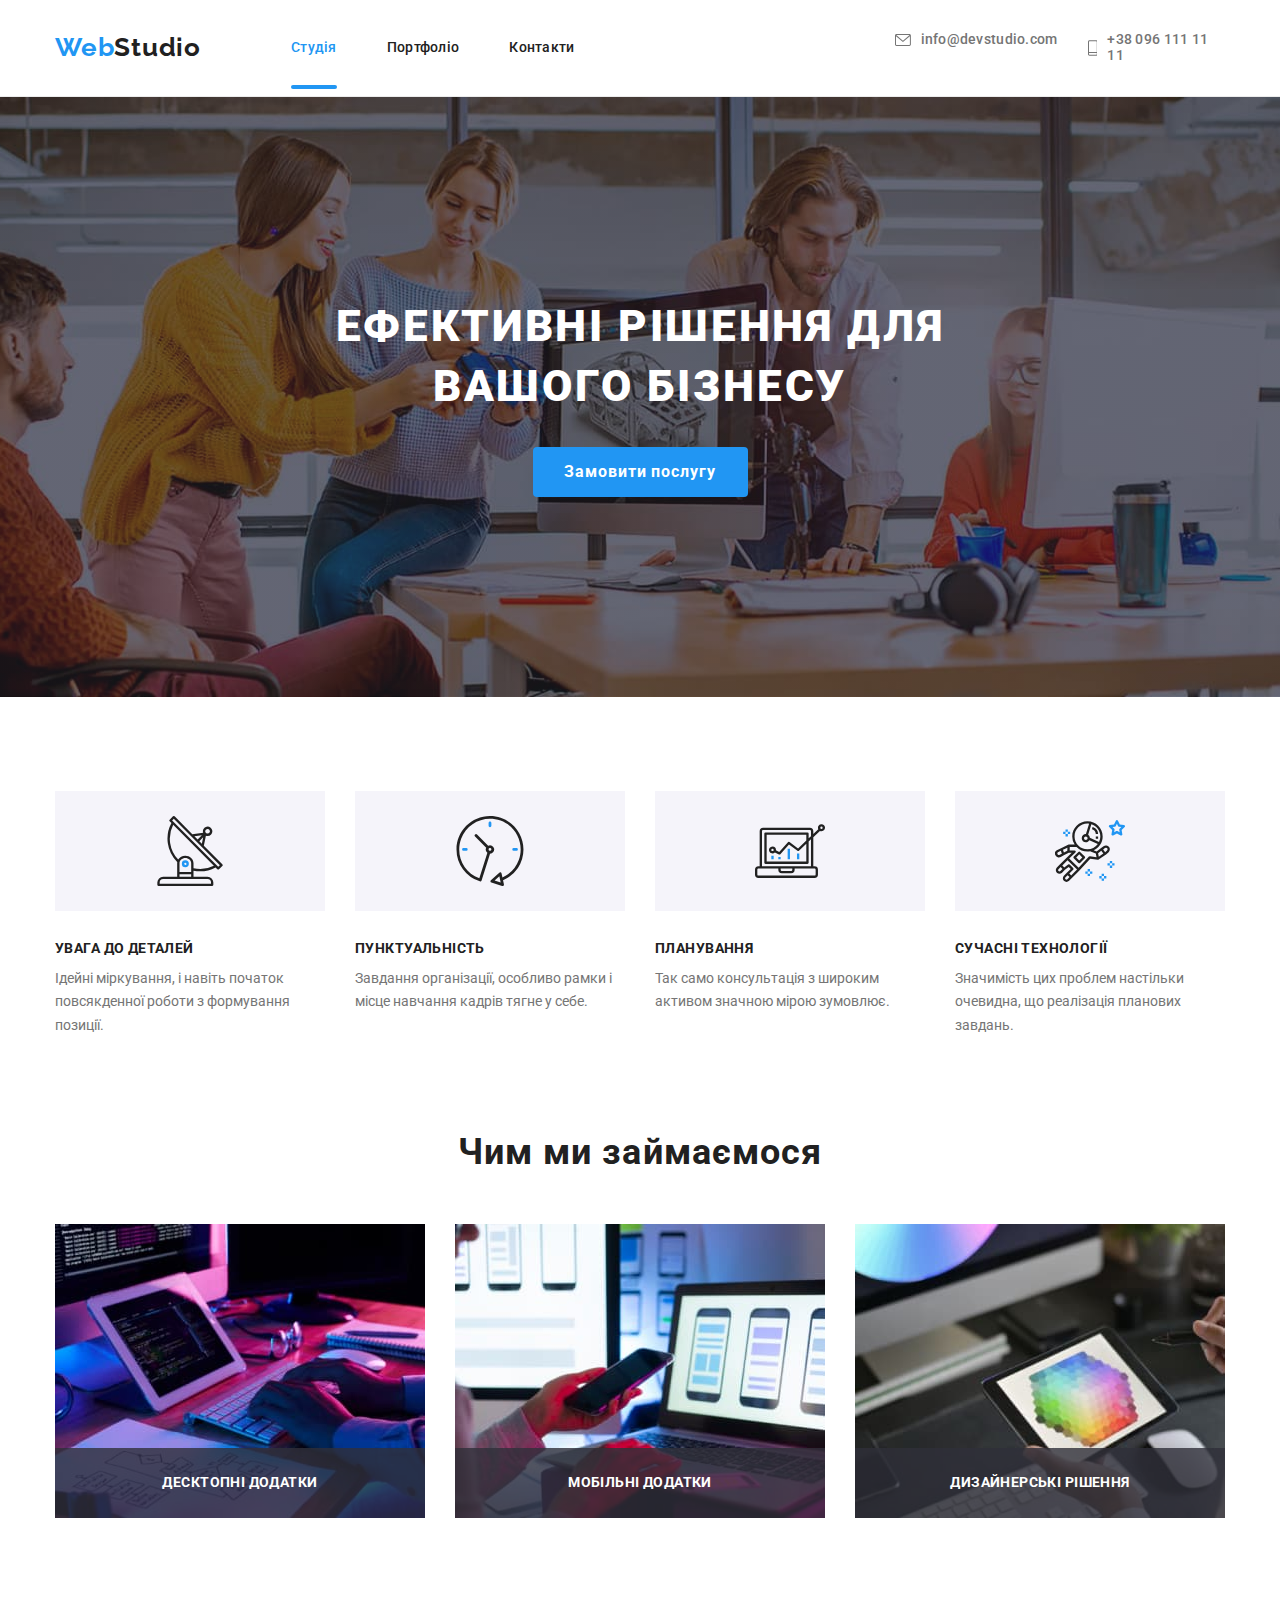
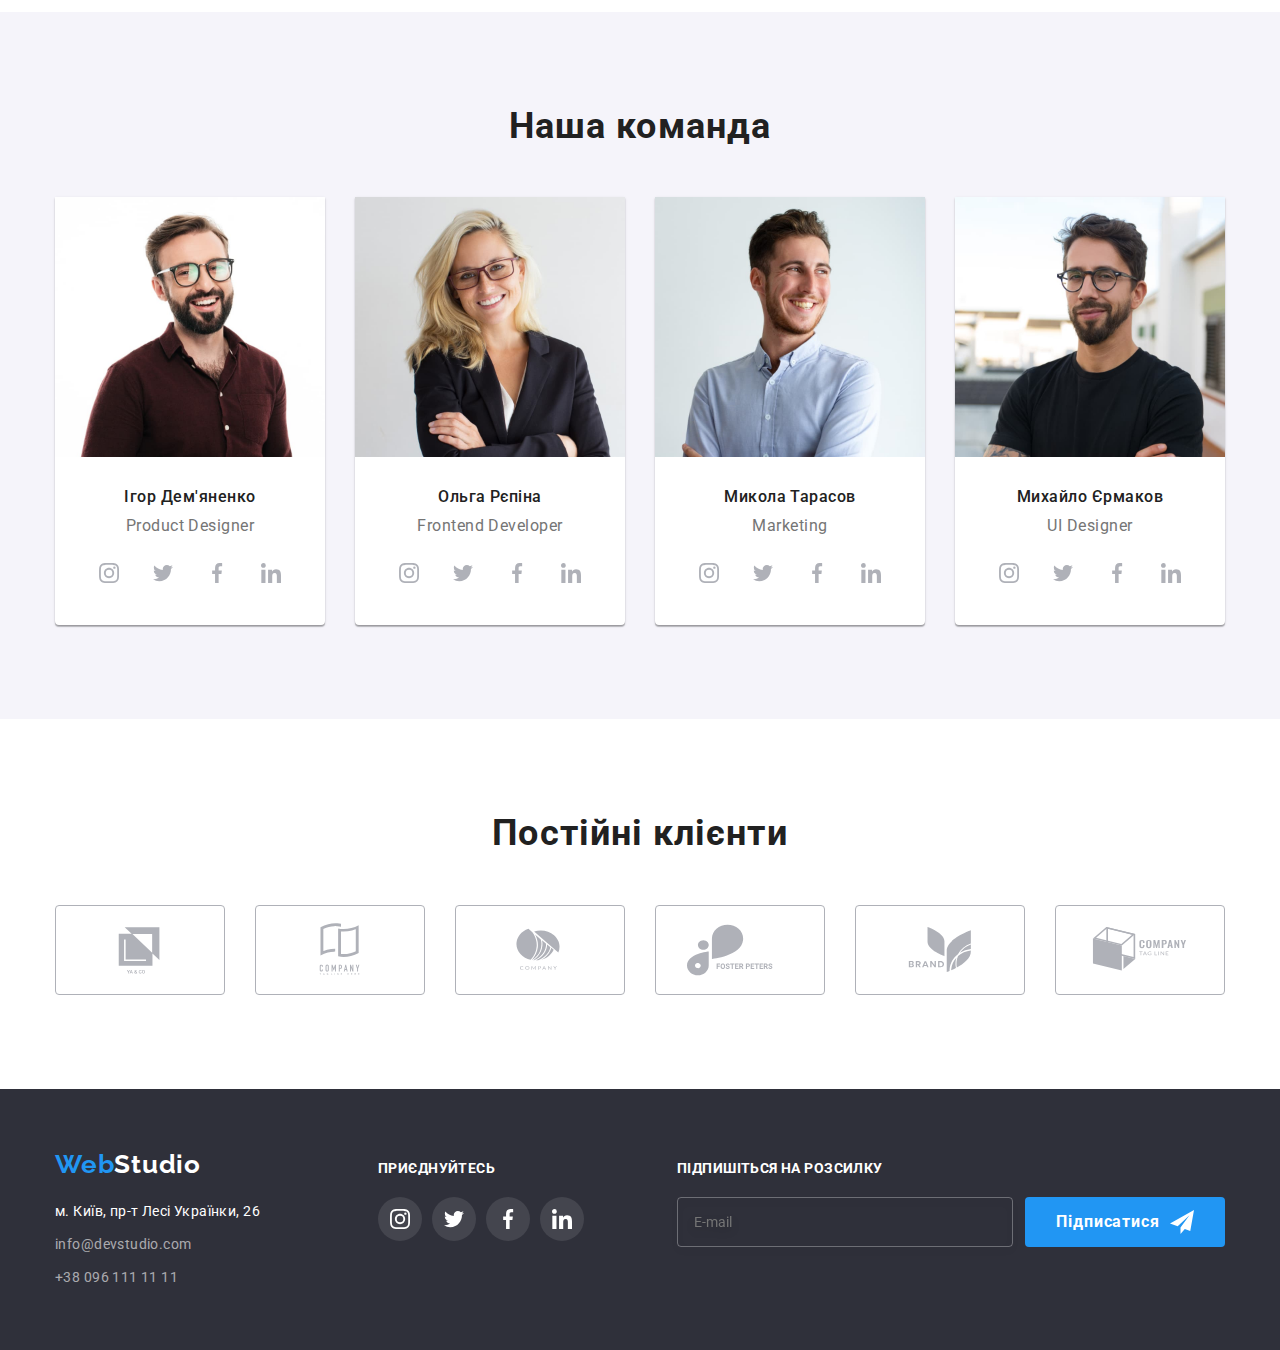
<file: index.html>
<!DOCTYPE html>
<html lang="uk">
  <head>
    <meta charset="UTF-8" />
    <meta http-equiv="X-UA-Compatible" content="IE=edge" />
    <meta name="viewport" content="width=device-width, initial-scale=1.0" />
    <title>Document</title>
    <link rel="preconnect" href="https://fonts.googleapis.com" />
    <link rel="preconnect" href="https://fonts.gstatic.com" crossorigin />
    <link
      href="https://fonts.googleapis.com/css2?family=Raleway:wght@700&family=Roboto:wght@400;500;700;900&display=swap"
      rel="stylesheet"
    />
    <link
      rel="stylesheet"
      href="https://cdnjs.cloudflare.com/ajax/libs/modern-normalize/1.1.0/modern-normalize.min.css"
    />
    <link rel="stylesheet" href="./css/main.min.css" />
  </head>
  <body>
    <header class="header">
      <div class="container">
        <div class="header__container">
          <nav class="header__nav">
            <a class="logo" href="./index.html" lang="en"
              ><span class="logo__accent">Web</span>Studio</a
            >
            <ul class="header__site-nav">
              <li class="header__item">
                <a class="header__link header__link--current" href="./index.html">Студія</a>
              </li>
              <li><a class="header__link" href="./portfolio.html">Портфоліо</a></li>
              <li><a class="header__link" href="#">Контакти</a></li>
            </ul>
          </nav>
          <ul class="auth-contact">
            <li>
              <a class="auth-contact__link" href="mailto:info@devstudio.com">
                <svg width="16" height="12">
                  <use href="./images/icons.svg#icon-mail"></use>
                </svg>
                info@devstudio.com
              </a>
            </li>
            <li>
              <a class="auth-contact__link" href="tel:+380961111111">
                <svg width="10" height="16">
                  <use href="./images/icons.svg#icon-phone"></use>
                </svg>
                +38 096 111 11 11
              </a>
            </li>
          </ul>
        </div>
      </div>
    </header>
    <main>
      <section class="hero">
        <div class="hero__content">
          <h1 class="hero__title">Ефективні рішення для вашого бізнесу</h1>
          <button data-modal-open class="button" type="button">Замовити послугу</button>
        </div>
      </section>
      <section class="section">
        <div class="container">
          <h2 class="section__title visually-hidden">Особливості</h2>
          <ul class="features">
            <li class="features__item">
              <div class="features__icon">
                <svg width="70" height="70">
                  <use href="./images/icons.svg#icon-antenna"></use>
                </svg>
              </div>
              <h3 class="subtitle">Увага до деталей</h3>
              <p class="features__text">
                Ідейні міркування, і навіть початок повсякденної роботи з формування позиції.
              </p>
            </li>
            <li class="features__item">
              <div class="features__icon">
                <svg width="70" height="70">
                  <use href="./images/icons.svg#icon-clock"></use>
                </svg>
              </div>
              <h3 class="subtitle">Пунктуальність</h3>
              <p class="features__text">
                Завдання організації, особливо рамки і місце навчання кадрів тягне у себе.
              </p>
            </li>
            <li class="features__item">
              <div class="features__icon">
                <svg width="70" height="70">
                  <use href="./images/icons.svg#icon-diagram"></use>
                </svg>
              </div>
              <h3 class="subtitle">Планування</h3>
              <p class="features__text">
                Так само консультація з широким активом значною мірою зумовлює.
              </p>
            </li>
            <li class="features__item">
              <div class="features__icon">
                <svg width="70" height="70">
                  <use href="./images/icons.svg#icon-astronaut"></use>
                </svg>
              </div>
              <h3 class="subtitle">Сучасні технології</h3>
              <p class="features__text">
                Значимість цих проблем настільки очевидна, що реалізація планових завдань.
              </p>
            </li>
          </ul>
        </div>
      </section>
      <section class="section product-section">
        <div class="container">
          <h2 class="section__title">Чим ми займаємося</h2>
          <ul class="product-section__list">
            <li class="product-section__item">
              <img src="./images/desktop-app.jpg" alt="Десктопні додатки" width="370" />
              <p class="product-section__text">Десктопні додатки</p>
            </li>
            <li class="product-section__item">
              <img src="./images/mobile-app.jpg" alt="Мобільні додатки" width="370" />
              <p class="product-section__text">Мобільні додатки</p>
            </li>
            <li class="product-section__item">
              <img src="./images/design-solution.jpg" alt="Дизайнерські рішення" width="370" />
              <p class="product-section__text">Дизайнерські рішення</p>
            </li>
          </ul>
        </div>
      </section>
      <section class="section team-section">
        <div class="container">
          <h2 class="section__title">Наша команда</h2>
          <ul class="team-section__list">
            <li class="team-section__item">
              <img
                class="team-section__image"
                src="./images/pd.jpg"
                alt="Дизайнер продукту"
                width="270"
              />
              <div class="team-section__worker">
                <h3 class="team-section__title">Ігор Дем'яненко</h3>
                <p class="team-section__text">Product Designer</p>
                <ul class="social">
                  <li class="social__item">
                    <a class="social__link" href="#">
                      <svg class="social__icon" width="20" height="20">
                        <use href="./images/icons.svg#icon-instagram"></use>
                      </svg>
                    </a>
                  </li>
                  <li class="social__item">
                    <a class="social__link" href="#">
                      <svg class="social__icon" width="20" height="20">
                        <use href="./images/icons.svg#icon-twitter"></use>
                      </svg>
                    </a>
                  </li>
                  <li class="social__item">
                    <a class="social__link" href="#">
                      <svg class="social__icon" width="20" height="20">
                        <use href="./images/icons.svg#icon-facebook"></use>
                      </svg>
                    </a>
                  </li>
                  <li class="social__item">
                    <a class="social__link" href="#">
                      <svg class="social__icon" width="20" height="20">
                        <use href="./images/icons.svg#icon-linkedin"></use>
                      </svg>
                    </a>
                  </li>
                </ul>
              </div>
            </li>
            <li class="team-section__item">
              <img
                class="team-section__image"
                src="./images/fd.jpg"
                alt="Розробник інтерфейсу"
                width="270"
              />
              <div class="team-section__worker">
                <h3 class="team-section__title">Ольга Рєпіна</h3>
                <p class="team-section__text">Frontend Developer</p>
                <ul class="social">
                  <li class="social__item">
                    <a class="social__link" href="#">
                      <svg class="social__icon" width="20" height="20">
                        <use href="./images/icons.svg#icon-instagram"></use>
                      </svg>
                    </a>
                  </li>
                  <li class="social__item">
                    <a class="social__link" href="#">
                      <svg class="social__icon" width="20" height="20">
                        <use href="./images/icons.svg#icon-twitter"></use>
                      </svg>
                    </a>
                  </li>
                  <li class="social__item">
                    <a class="social__link" href="#">
                      <svg class="social__icon" width="20" height="20">
                        <use href="./images/icons.svg#icon-facebook"></use>
                      </svg>
                    </a>
                  </li>
                  <li class="social__item">
                    <a class="social__link" href="#">
                      <svg class="social__icon" width="20" height="20">
                        <use href="./images/icons.svg#icon-linkedin"></use>
                      </svg>
                    </a>
                  </li>
                </ul>
              </div>
            </li>
            <li class="team-section__item">
              <img class="team-section__image" src="./images/m.jpg" alt="Маркетолог" width="270" />
              <div class="team-section__worker">
                <h3 class="team-section__title">Микола Тарасов</h3>
                <p class="team-section__text">Marketing</p>
                <ul class="social">
                  <li class="social__item">
                    <a class="social__link" href="#">
                      <svg class="social__icon" width="20" height="20">
                        <use href="./images/icons.svg#icon-instagram"></use>
                      </svg>
                    </a>
                  </li>
                  <li class="social__item">
                    <a class="social__link" href="#">
                      <svg class="social__icon" width="20" height="20">
                        <use href="./images/icons.svg#icon-twitter"></use>
                      </svg>
                    </a>
                  </li>
                  <li class="social__item">
                    <a class="social__link" href="#">
                      <svg class="social__icon" width="20" height="20">
                        <use href="./images/icons.svg#icon-facebook"></use>
                      </svg>
                    </a>
                  </li>
                  <li class="social__item">
                    <a class="social__link" href="#">
                      <svg class="social__icon" width="20" height="20">
                        <use href="./images/icons.svg#icon-linkedin"></use>
                      </svg>
                    </a>
                  </li>
                </ul>
              </div>
            </li>
            <li class="team-section__item">
              <img
                class="team-section__image"
                src="./images/ui.jpg"
                alt="Дизайнер інтерфейсу користувача"
                width="270"
              />
              <div class="team-section__worker">
                <h3 class="team-section__title">Михайло Єрмаков</h3>
                <p class="team-section__text">UI Designer</p>
                <ul class="social">
                  <li class="social__item">
                    <a class="social__link" href="#">
                      <svg class="social__icon" width="20" height="20">
                        <use href="./images/icons.svg#icon-instagram"></use>
                      </svg>
                    </a>
                  </li>
                  <li class="social__item">
                    <a class="social__link" href="#">
                      <svg class="social__icon" width="20" height="20">
                        <use href="./images/icons.svg#icon-twitter"></use>
                      </svg>
                    </a>
                  </li>
                  <li class="social__item">
                    <a class="social__link" href="#">
                      <svg class="social__icon" width="20" height="20">
                        <use href="./images/icons.svg#icon-facebook"></use>
                      </svg>
                    </a>
                  </li>
                  <li class="social__item">
                    <a class="social__link" href="#">
                      <svg class="social__icon" width="20" height="20">
                        <use href="./images/icons.svg#icon-linkedin"></use>
                      </svg>
                    </a>
                  </li>
                </ul>
              </div>
            </li>
          </ul>
        </div>
      </section>
      <section class="section">
        <div class="container">
          <h2 class="section__title">Постійні клієнти</h2>
          <ul class="clients">
            <li class="clients__item">
              <a class="clients__link" href="#">
                <svg class="clients__icon" width="106" height="60">
                  <use href="./images/icons.svg#icon-ya-co"></use>
                </svg>
              </a>
            </li>
            <li class="clients__item">
              <a class="clients__link" href="#">
                <svg class="clients__icon" width="106" height="106">
                  <use href="./images/icons.svg#icon-tagline"></use>
                </svg>
              </a>
            </li>
            <li class="clients__item">
              <a class="clients__link" href="#">
                <svg class="clients__icon" width="106" height="60">
                  <use href="./images/icons.svg#icon-company"></use>
                </svg>
              </a>
            </li>
            <li class="clients__item">
              <a class="clients__link" href="#">
                <svg class="clients__icon" width="106" height="60">
                  <use href="./images/icons.svg#icon-foster-peters"></use>
                </svg>
              </a>
            </li>
            <li class="clients__item">
              <a class="clients__link" href="#">
                <svg class="clients__icon" width="106" height="60">
                  <use href="./images/icons.svg#icon-brand"></use>
                </svg>
              </a>
            </li>
            <li class="clients__item">
              <a class="clients__link" href="#">
                <svg class="clients__icon" width="106" height="60">
                  <use href="./images/icons.svg#icon-tag-line"></use>
                </svg>
              </a>
            </li>
          </ul>
        </div>
      </section>
      <div class="backdrop is-hidden" data-modal>
        <div class="modal">
          <button data-modal-close class="button-close" type="button">
            <svg class="modal-icon" width="30" height="30">
              <use href="./images/icons.svg#icon-close"></use>
            </svg>
          </button>
          <form class="form" name="contact-form" autocomplete="on" novalidate>
            <p class="form__title">Залиште свої дані, ми вам передзвонимо</p>

            <label class="form__label" for="name">Ім'я</label>
            <div class="form__field">
              <input class="form__input" type="text" id="name" />
              <svg class="form__icon" width="18" height="18">
                <use href="./images/icons.svg#icon-person"></use>
              </svg>
            </div>
            <label class="form__label" for="tel">Телефон</label>
            <div class="form__field">
              <input class="form__input" type="tel" id="tel" />
              <svg class="form__icon" width="18" height="18">
                <use href="./images/icons.svg#icon-phone-black">\</use>
              </svg>
            </div>
            <label class="form__label" for="mail">Пошта</label>
            <div class="form__field">
              <input class="form__input" type="email" id="mail" />
              <svg class="form__icon" width="18" height="18">
                <use href="./images/icons.svg#icon-email"></use>
              </svg>
            </div>
            <label class="form__label" for="feedback">Коментар</label>
            <textarea
              class="form__textarea"
              name="feedback"
              id="feedback"
              placeholder="Введіть текст"
            ></textarea>
            <div class="checkbox">
              <input
                class="visually-hidden checkbox__input"
                type="checkbox"
                name="terms-checkbox"
                id="terms-checkbox"
              />
              <svg class="checkbox__icon" width="16" height="15">
                <use href="./images/icons.svg#icon-check"></use>
              </svg>
              <label class="checkbox__label" for="terms-checkbox"
                >Погоджуюся з розсилкою та приймаю
                <a class="checkbox__link" href="#">Умови договору</a></label
              >
            </div>
            <button class="button" type="submit">Відправити</button>
          </form>
        </div>
      </div>
    </main>

    <footer class="footer">
      <div class="container footer__container">
        <div>
          <a class="logo footer__logo" href="./index.html" lang="en"
            ><span class="logo__accent">Web</span>Studio</a
          >
          <address class="address">
            <ul class="address__list">
              <li class="address__item">
                <a
                  class="address__link"
                  href="https://goo.gl/maps/CPtrU1FHBa2aNyZL9"
                  target="_blank"
                  rel="noopener noreferrer nofollow"
                  >м. Київ, пр-т Лесі Українки, 26</a
                >
              </li>
              <li class="address__item">
                <a class="address__contacts-link" href="mailto:info@devstudio.com"
                  >info@devstudio.com</a
                >
              </li>
              <li class="address__item">
                <a class="address__contacts-link" href="tel:+380961111111">+38 096 111 11 11</a>
              </li>
            </ul>
          </address>
        </div>
        <div class="join-container">
          <h3 class="subtitle subtitle--inverse">Приєднуйтесь</h3>
          <ul class="social">
            <li class="social__item">
              <a class="social__link footer__social-link" href="#">
                <svg class="social__icon" width="20" height="20">
                  <use href="./images/icons.svg#icon-instagram"></use>
                </svg>
              </a>
            </li>
            <li class="social__item">
              <a class="social__link footer__social-link" href="#">
                <svg class="social__icon" width="20" height="20">
                  <use href="./images/icons.svg#icon-twitter"></use>
                </svg>
              </a>
            </li>
            <li class="social__item">
              <a class="social__link footer__social-link" href="#">
                <svg class="social__icon" width="20" height="20">
                  <use href="./images/icons.svg#icon-facebook"></use>
                </svg>
              </a>
            </li>
            <li class="social__item">
              <a class="social__link footer__social-link" href="#">
                <svg class="social__icon" width="20" height="20">
                  <use href="./images/icons.svg#icon-linkedin"></use>
                </svg>
              </a>
            </li>
          </ul>
        </div>

        <form class="mailing-form" name="mailing-form" autocomplete="on" novalidate>
          <div class="mailing-form__container">
            <label class="subtitle subtitle--inverse" for="sign-up">Підпишіться на розсилку</label>
            <input
              class="mailing-form__input"
              type="email"
              id="sign-up"
              name="email"
              placeholder="E-mail"
            />
          </div>

          <button class="button signup-button" type="submit">
            Підписатися
            <svg class="signup-button__icon" width="24" height="24">
              <use href="./images/icons.svg#icon-send"></use>
            </svg>
          </button>
        </form>
      </div>
    </footer>
    <script src="./js/modal.js"></script>
  </body>
</html>
</file>
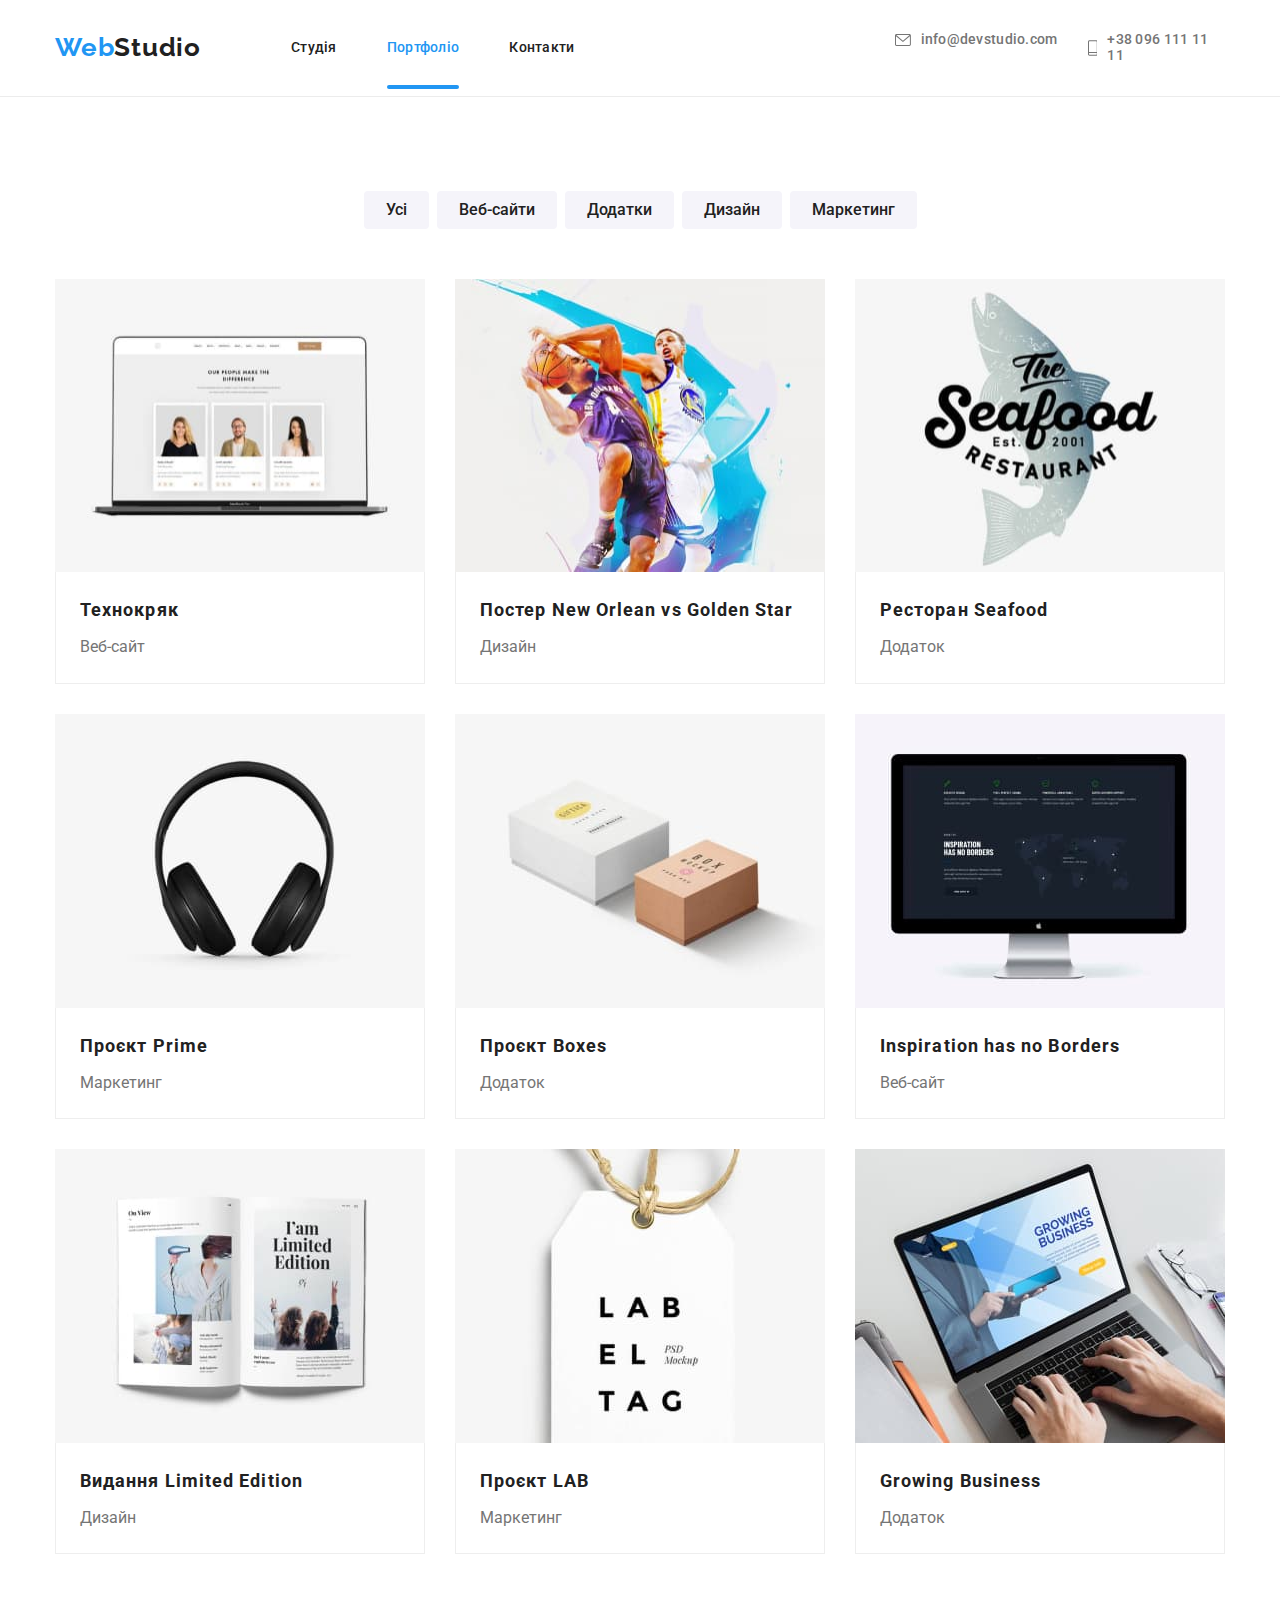
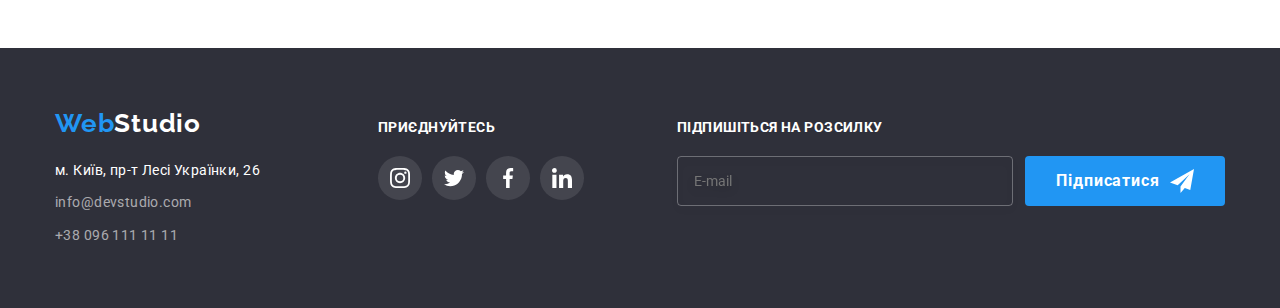
<file: portfolio.html>
<!DOCTYPE html>
<html lang="uk">
  <head>
    <meta charset="UTF-8" />
    <meta http-equiv="X-UA-Compatible" content="IE=edge" />
    <meta name="viewport" content="width=device-width, initial-scale=1.0" />
    <title>Document</title>
    <link rel="preconnect" href="https://fonts.googleapis.com" />
    <link rel="preconnect" href="https://fonts.gstatic.com" crossorigin />
    <link
      href="https://fonts.googleapis.com/css2?family=Raleway:wght@700&family=Roboto:wght@400;500;700;900&display=swap"
      rel="stylesheet"
    />
    <link
      rel="stylesheet"
      href="https://cdnjs.cloudflare.com/ajax/libs/modern-normalize/1.1.0/modern-normalize.min.css"
    />
    <link rel="stylesheet" href="./css/portfolio.min.css" />
  </head>
  <body>
    <header class="header">
      <div class="container">
        <div class="header__container">
          <nav class="header__nav">
            <a class="logo" href="./index.html" lang="en"
              ><span class="logo__accent">Web</span>Studio</a
            >
            <ul class="header__site-nav">
              <li class="header__item">
                <a class="header__link" href="./index.html">Студія</a>
              </li>
              <li class="header__item">
                <a class="header__link header__link--current" href="./portfolio.html">Портфоліо</a>
              </li>
              <li><a class="header__link" href="#">Контакти</a></li>
            </ul>
          </nav>
          <ul class="auth-contact">
            <li>
              <a class="auth-contact__link" href="mailto:info@devstudio.com">
                <svg width="16" height="12">
                  <use href="./images/icons.svg#icon-mail"></use>
                </svg>
                info@devstudio.com
              </a>
            </li>
            <li>
              <a class="auth-contact__link" href="tel:+380961111111">
                <svg width="10" height="16">
                  <use href="./images/icons.svg#icon-phone"></use>
                </svg>
                +38 096 111 11 11
              </a>
            </li>
          </ul>
        </div>
      </div>
    </header>
    <main>
      <section class="section portfolio">
        <div class="container">
          <h1 class="visually-hidden">Портфоліо</h1>
          <ul class="portfolio__buttons">
            <li><button class="portfolio__button" type="button">Усі</button></li>
            <li><button class="portfolio__button" type="button">Веб-сайти</button></li>
            <li><button class="portfolio__button" type="button">Додатки</button></li>
            <li><button class="portfolio__button" type="button">Дизайн</button></li>
            <li><button class="portfolio__button" type="button">Маркетинг</button></li>
          </ul>
          <ul class="portfolio__cards">
            <li class="card">
              <a class="card__link" href="#">
                <div class="card__overlay">
                  <img
                    class="card__image"
                    src="./images/technokryak.jpg"
                    alt="Приклад веб-сайту"
                    width="370"
                  />
                  <p class="card__text">
                    Ресурс пропонує комплексні пропозиції з різним рівнем функціоналу та сервісів.
                    Все це дозволить відвідувачу отримати вичерпні відомості про компанію чи
                    приватну особу.
                  </p>
                </div>
                <div class="card__content">
                  <h2 class="card__title">Технокряк</h2>
                  <p class="card__subtitle">Веб-сайт</p>
                </div>
              </a>
            </li>
            <li class="card">
              <a class="card__link" href="#">
                <div class="card__overlay">
                  <img
                    class="card__image"
                    src="./images/new-orlean.jpg"
                    alt="Два гравці баскетболу змагаються за м'яч"
                    width="370"
                  />
                  <p class="card__text">
                    Ресурс пропонує комплексні пропозиції з різним рівнем функціоналу та сервісів.
                    Все це дозволить відвідувачу отримати вичерпні відомості про компанію чи
                    приватну особу.
                  </p>
                </div>
                <div class="card__content">
                  <h2 class="card__title">Постер New Orlean vs Golden Star</h2>
                  <p class="card__subtitle">Дизайн</p>
                </div>
              </a>
            </li>
            <li class="card">
              <a class="card__link" href="#">
                <div class="card__overlay">
                  <img
                    class="card__image"
                    src="./images/seafood.jpg"
                    alt="Назва ресторану на фоні риби"
                    width="370"
                  />
                  <p class="card__text">
                    Ресурс пропонує комплексні пропозиції з різним рівнем функціоналу та сервісів.
                    Все це дозволить відвідувачу отримати вичерпні відомості про компанію чи
                    приватну особу.
                  </p>
                </div>
                <div class="card__content">
                  <h2 class="card__title">Ресторан Seafood</h2>
                  <p class="card__subtitle">Додаток</p>
                </div>
              </a>
            </li>
            <li class="card">
              <a class="card__link" href="#">
                <div class="card__overlay">
                  <img
                    class="card__image"
                    src="./images/prime.jpg"
                    alt="Бездротові навушники"
                    width="370"
                  />
                  <p class="card__text">
                    Ресурс пропонує комплексні пропозиції з різним рівнем функціоналу та сервісів.
                    Все це дозволить відвідувачу отримати вичерпні відомості про компанію чи
                    приватну особу.
                  </p>
                </div>
                <div class="card__content">
                  <h2 class="card__title">Проєкт Prime</h2>
                  <p class="card__subtitle">Маркетинг</p>
                </div>
              </a>
            </li>
            <li class="card">
              <a class="card__link" href="#">
                <div class="card__overlay">
                  <img
                    class="card__image"
                    src="./images/boxes.jpg"
                    alt="Два крафтових бокси"
                    width="370"
                  />
                  <p class="card__text">
                    Ресурс пропонує комплексні пропозиції з різним рівнем функціоналу та сервісів.
                    Все це дозволить відвідувачу отримати вичерпні відомості про компанію чи
                    приватну особу.
                  </p>
                </div>
                <div class="card__content">
                  <h2 class="card__title">Проєкт Boxes</h2>
                  <p class="card__subtitle">Додаток</p>
                </div>
              </a>
            </li>
            <li class="card">
              <a class="card__link" href="#">
                <div class="card__overlay">
                  <img
                    class="card__image"
                    src="./images/inspiration.jpg"
                    alt="Сторінка веб-сайту з картою Світу"
                    width="370"
                  />
                  <p class="card__text">
                    Ресурс пропонує комплексні пропозиції з різним рівнем функціоналу та сервісів.
                    Все це дозволить відвідувачу отримати вичерпні відомості про компанію чи
                    приватну особу.
                  </p>
                </div>
                <div class="card__content">
                  <h2 class="card__title">Inspiration has no Borders</h2>
                  <p class="card__subtitle">Веб-сайт</p>
                </div>
              </a>
            </li>
            <li class="card">
              <a class="card__link" href="#">
                <div class="card__overlay">
                  <img
                    class="card__image"
                    src="./images/limited-edition.jpg"
                    alt="Розгорнутий журнал"
                    width="370"
                  />
                  <p class="card__text">
                    Ресурс пропонує комплексні пропозиції з різним рівнем функціоналу та сервісів.
                    Все це дозволить відвідувачу отримати вичерпні відомості про компанію чи
                    приватну особу.
                  </p>
                </div>
                <div class="card__content">
                  <h2 class="card__title">Видання Limited Edition</h2>
                  <p class="card__subtitle">Дизайн</p>
                </div>
              </a>
            </li>
            <li class="card">
              <a class="card__link" href="#">
                <div class="card__overlay">
                  <img
                    class="card__image"
                    src="./images/lab.jpg"
                    alt="Бірка з назвою проєкту"
                    width="370"
                  />
                  <p class="card__text">
                    Ресурс пропонує комплексні пропозиції з різним рівнем функціоналу та сервісів.
                    Все це дозволить відвідувачу отримати вичерпні відомості про компанію чи
                    приватну особу.
                  </p>
                </div>
                <div class="card__content">
                  <h2 class="card__title">Проєкт LAB</h2>
                  <p class="card__subtitle">Маркетинг</p>
                </div>
              </a>
            </li>
            <li class="card">
              <a class="card__link" href="#">
                <div class="card__overlay">
                  <img
                    class="card__image"
                    src="./images/growing-business.jpg"
                    alt="Чоловік працює у десктопниму додатку на ноутбуці"
                    width="370"
                  />
                  <p class="card__text">
                    Ресурс пропонує комплексні пропозиції з різним рівнем функціоналу та сервісів.
                    Все це дозволить відвідувачу отримати вичерпні відомості про компанію чи
                    приватну особу.
                  </p>
                </div>
                <div class="card__content">
                  <h2 class="card__title">Growing Business</h2>
                  <p class="card__subtitle">Додаток</p>
                </div>
              </a>
            </li>
          </ul>
        </div>
      </section>
    </main>
    <footer class="footer">
      <div class="container footer__container">
        <div>
          <a class="logo footer__logo" href="./index.html" lang="en"
            ><span class="logo__accent">Web</span>Studio</a
          >
          <address class="address">
            <ul class="address__list">
              <li class="address__item">
                <a
                  class="address__link"
                  href="https://goo.gl/maps/CPtrU1FHBa2aNyZL9"
                  target="_blank"
                  rel="noopener noreferrer nofollow"
                  >м. Київ, пр-т Лесі Українки, 26</a
                >
              </li>
              <li class="address__item">
                <a class="address__contacts-link" href="mailto:info@devstudio.com"
                  >info@devstudio.com</a
                >
              </li>
              <li class="address__item">
                <a class="address__contacts-link" href="tel:+380961111111">+38 096 111 11 11</a>
              </li>
            </ul>
          </address>
        </div>
        <div class="join-container">
          <h3 class="subtitle subtitle--inverse">Приєднуйтесь</h3>
          <ul class="social">
            <li class="social__item">
              <a class="social__link footer__social-link" href="#">
                <svg class="social__icon" width="20" height="20">
                  <use href="./images/icons.svg#icon-instagram"></use>
                </svg>
              </a>
            </li>
            <li class="social__item">
              <a class="social__link footer__social-link" href="#">
                <svg class="social__icon" width="20" height="20">
                  <use href="./images/icons.svg#icon-twitter"></use>
                </svg>
              </a>
            </li>
            <li class="social__item">
              <a class="social__link footer__social-link" href="#">
                <svg class="social__icon" width="20" height="20">
                  <use href="./images/icons.svg#icon-facebook"></use>
                </svg>
              </a>
            </li>
            <li class="social__item">
              <a class="social__link footer__social-link" href="#">
                <svg class="social__icon" width="20" height="20">
                  <use href="./images/icons.svg#icon-linkedin"></use>
                </svg>
              </a>
            </li>
          </ul>
        </div>

        <form class="mailing-form" name="mailing-form" autocomplete="on" novalidate>
          <div class="mailing-form__container">
            <label class="subtitle subtitle--inverse" for="sign-up">Підпишіться на розсилку</label>
            <input
              class="mailing-form__input"
              type="email"
              id="sign-up"
              name="email"
              placeholder="E-mail"
            />
          </div>

          <button class="button signup-button" type="submit">
            Підписатися
            <svg class="signup-button__icon" width="24" height="24">
              <use href="./images/icons.svg#icon-send"></use>
            </svg>
          </button>
        </form>
      </div>
    </footer>
  </body>
</html>
</file>
<file: css/main.min.css>
:root{--primary-text-color: #757575;--title-text-color: #212121;--accent-color: #2196f3;--primary-background-color: #ffffff;--team-background-color: #f5f4fa;--secondary-background-color: #2f303a;--icon-color: #afb1b8;--position-color: rgba(47, 48, 58, 0.8)}.address__list,.clients,.social,.team-section__list,.product-section__list,.features,.auth-contact,.header__site-nav{padding-left:0;margin:0;list-style:none}.visually-hidden{position:absolute;white-space:nowrap;width:1px;height:1px;overflow:hidden;border:0;padding:0;clip:rect(0 0 0 0);-webkit-clip-path:inset(50%);clip-path:inset(50%);margin:-1px}body{background-color:var(--primary-background-color);color:var(--primary-text-color);font-family:Roboto,sans-serif;font-size:14px;line-height:1.7}img{display:block;max-width:100%;height:auto}textarea{resize:none}h1,h2,h3,h4,h5,h6,p{margin-top:0;margin-bottom:0}a{text-decoration:none}.container{width:1200px;margin-right:auto;margin-left:auto;padding-left:15px;padding-right:15px}.header{border-bottom:1px solid #ececec}.header__container{display:-webkit-box;display:-ms-flexbox;display:flex;-webkit-box-align:center;-ms-flex-align:center;align-items:center;gap:320px}.header__nav{display:-webkit-box;display:-ms-flexbox;display:flex;-webkit-box-align:center;-ms-flex-align:center;align-items:center;-webkit-box-flex:1;-ms-flex-positive:1;flex-grow:1;gap:90px}.header__site-nav{display:-webkit-box;display:-ms-flexbox;display:flex;gap:50px}.header__link{display:block;padding-top:32px;padding-bottom:32px;color:var(--title-text-color);font-weight:500;font-size:14px;line-height:1.14;letter-spacing:.02em;-webkit-transition:color 250ms cubic-bezier(0.4, 0, 0.2, 1);transition:color 250ms cubic-bezier(0.4, 0, 0.2, 1)}.header__link:hover,.header__link:focus{color:var(--accent-color)}.header__link--current{color:var(--accent-color)}.header__item{position:relative}.header__link--current::after{content:"";position:absolute;left:0;bottom:-1px;display:block;width:100%;height:4px;background-color:var(--accent-color);border-radius:2px}.auth-contact{display:-webkit-box;display:-ms-flexbox;display:flex;gap:30px}.auth-contact__link{padding-top:32px;padding-bottom:32px;display:-webkit-box;display:-ms-flexbox;display:flex;-webkit-box-align:center;-ms-flex-align:center;align-items:center;gap:10px;fill:var(--primary-text-color);color:var(--primary-text-color);font-weight:500;font-size:14px;line-height:1.14;letter-spacing:.02em;-webkit-transition:color 250ms cubic-bezier(0.4, 0, 0.2, 1);transition:color 250ms cubic-bezier(0.4, 0, 0.2, 1)}.auth-contact__link:hover,.auth-contact__link:focus{color:var(--accent-color);fill:currentColor}.section{padding-top:94px;padding-bottom:94px}.section__title{margin-bottom:50px;color:var(--title-text-color);font-weight:700;font-size:36px;line-height:1.16;letter-spacing:.03em;text-align:center}.subtitle{margin-top:0;margin-bottom:10px;color:var(--title-text-color);font-weight:700;font-size:14px;line-height:1.14;letter-spacing:.03em;text-transform:uppercase}.subtitle--inverse{margin-bottom:20px;color:var(--primary-background-color)}.logo{color:var(--title-text-color);font-family:Raleway,sans-serif;font-weight:700;font-size:26px;line-height:1.19;letter-spacing:.03em}.logo__accent{color:var(--accent-color)}.hero{max-width:1600px;margin-left:auto;margin-right:auto;padding-top:200px;padding-bottom:200px;background-image:-webkit-gradient(linear, left top, right top, from(rgba(47, 48, 58, 0.4)), to(rgba(47, 48, 58, 0.4))),url(../images/hero.jpg);background-image:linear-gradient(to right, rgba(47, 48, 58, 0.4), rgba(47, 48, 58, 0.4)),url(../images/hero.jpg);background-repeat:no-repeat;background-position:center;background-size:cover;background-color:var(--secondary-background-color)}.hero__content{margin-left:auto;margin-right:auto;max-width:700px;text-align:center}.hero__title{margin-top:0;margin-bottom:30px;color:var(--primary-background-color);font-weight:900;font-size:44px;line-height:1.36;letter-spacing:.06em;text-transform:uppercase}.button{display:-webkit-box;display:-ms-flexbox;display:flex;-webkit-box-align:center;-ms-flex-align:center;align-items:center;-webkit-box-pack:center;-ms-flex-pack:center;justify-content:center;margin:0 auto;width:215px;height:50px;padding:10px;color:var(--primary-background-color);background-color:var(--accent-color);border:none;border-radius:4px;font-weight:700;font-size:16px;line-height:1.875;letter-spacing:.06em;cursor:pointer;-webkit-transition:background-color 250ms cubic-bezier(0.4, 0, 0.2, 1);transition:background-color 250ms cubic-bezier(0.4, 0, 0.2, 1)}.button:hover,.button:focus{background-color:#188ce8}.features{display:-webkit-box;display:-ms-flexbox;display:flex;-webkit-box-align:start;-ms-flex-align:start;align-items:flex-start;gap:30px}.features__item{width:270px}.features__icon{padding:25px 100px;margin-bottom:30px;display:-webkit-box;display:-ms-flexbox;display:flex;-webkit-box-align:center;-ms-flex-align:center;align-items:center;-webkit-box-pack:center;-ms-flex-pack:center;justify-content:center;background-color:var(--team-background-color)}.product-section{padding-top:0}.product-section__list{display:-webkit-box;display:-ms-flexbox;display:flex;gap:30px}.product-section__item{position:relative}.product-section__text{position:absolute;bottom:0;left:0;display:-webkit-box;display:-ms-flexbox;display:flex;-webkit-box-pack:center;-ms-flex-pack:center;justify-content:center;-webkit-box-align:center;-ms-flex-align:center;align-items:center;width:100%;height:70px;background-color:var(--position-color);font-weight:700;line-height:1.14;letter-spacing:.03em;text-transform:uppercase;color:var(--primary-background-color)}.team-section{background-color:var(--team-background-color)}.team-section__list{display:-webkit-box;display:-ms-flexbox;display:flex;gap:30px}.team-section__worker{padding:30px}.team-section__item{background-color:var(--primary-background-color);text-align:center;-webkit-box-shadow:0px 1px 3px rgba(0,0,0,.12),0px 1px 1px rgba(0,0,0,.14),0px 2px 1px rgba(0,0,0,.2);box-shadow:0px 1px 3px rgba(0,0,0,.12),0px 1px 1px rgba(0,0,0,.14),0px 2px 1px rgba(0,0,0,.2);border-radius:0px 0px 4px 4px}.team-section__title{margin-bottom:10px;color:var(--title-text-color);font-weight:500;font-size:16px;line-height:1.19;letter-spacing:.03em}.team-section__text{margin-bottom:16px;font-size:16px;line-height:1.1875;letter-spacing:.03em}.social{display:-webkit-box;display:-ms-flexbox;display:flex;gap:10px;-webkit-box-pack:center;-ms-flex-pack:center;justify-content:center}.social__item{width:44px;height:44px}.social__link{display:-webkit-box;display:-ms-flexbox;display:flex;-webkit-box-align:center;-ms-flex-align:center;align-items:center;-webkit-box-pack:center;-ms-flex-pack:center;justify-content:center;width:100%;height:100%;border-radius:50%;background-color:rgba(0,0,0,0);fill:var(--icon-color);-webkit-transition:background-color 250ms cubic-bezier(0.4, 0, 0.2, 1),fill 250ms cubic-bezier(0.4, 0, 0.2, 1);transition:background-color 250ms cubic-bezier(0.4, 0, 0.2, 1),fill 250ms cubic-bezier(0.4, 0, 0.2, 1)}.social__link:hover,.social__link:focus{background-color:var(--accent-color);fill:var(--primary-background-color)}.clients{display:-webkit-box;display:-ms-flexbox;display:flex;-webkit-box-align:center;-ms-flex-align:center;align-items:center;-webkit-box-pack:center;-ms-flex-pack:center;justify-content:center;gap:30px}.clients__item{width:170px;height:90px}.clients__link{display:-webkit-box;display:-ms-flexbox;display:flex;-webkit-box-align:center;-ms-flex-align:center;align-items:center;-webkit-box-pack:center;-ms-flex-pack:center;justify-content:center;width:100%;height:100%;fill:var(--icon-color);border:1px solid #afb1b8;border-radius:4px;-webkit-transition:border-color 250ms cubic-bezier(0.4, 0, 0.2, 1),fill 250ms cubic-bezier(0.4, 0, 0.2, 1);transition:border-color 250ms cubic-bezier(0.4, 0, 0.2, 1),fill 250ms cubic-bezier(0.4, 0, 0.2, 1)}.clients__link:hover,.clients__link:focus{border-color:var(--accent-color);fill:var(--accent-color)}.backdrop{position:fixed;top:0;left:0;width:100%;height:100%;background-color:rgba(0,0,0,.2);opacity:1;-webkit-transition:opacity 250ms cubic-bezier(0.4, 0, 0.2, 1);transition:opacity 250ms cubic-bezier(0.4, 0, 0.2, 1)}.backdrop.is-hidden{opacity:0;pointer-events:none}.backdrop.is-hidden .modal{-webkit-transform:translateX(-50%) translateY(-50%) scale(0.9);transform:translateX(-50%) translateY(-50%) scale(0.9)}.modal{position:absolute;top:50%;left:50%;-webkit-transform:translateX(-50%) translateY(-50%) scale(1);transform:translateX(-50%) translateY(-50%) scale(1);padding:40px;width:530px;height:580px;background-color:var(--primary-background-color);-webkit-box-shadow:0px 1px 3px rgba(0,0,0,.12),0px 1px 1px rgba(0,0,0,.14),0px 2px 1px rgba(0,0,0,.2);box-shadow:0px 1px 3px rgba(0,0,0,.12),0px 1px 1px rgba(0,0,0,.14),0px 2px 1px rgba(0,0,0,.2);border-radius:4px;-webkit-transition:-webkit-transform 250ms cubic-bezier(0.4, 0, 0.2, 1);transition:-webkit-transform 250ms cubic-bezier(0.4, 0, 0.2, 1);transition:transform 250ms cubic-bezier(0.4, 0, 0.2, 1);transition:transform 250ms cubic-bezier(0.4, 0, 0.2, 1), -webkit-transform 250ms cubic-bezier(0.4, 0, 0.2, 1)}.button-close{position:absolute;top:8px;right:8px;width:30px;height:30px;display:-webkit-box;display:-ms-flexbox;display:flex;-webkit-box-pack:center;-ms-flex-pack:center;justify-content:center;-webkit-box-align:center;-ms-flex-align:center;align-items:center;background:rgba(0,0,0,0);border:1px solid rgba(0,0,0,.1);border-radius:50%;-webkit-transition:fill 250ms cubic-bezier(0.4, 0, 0.2, 1);transition:fill 250ms cubic-bezier(0.4, 0, 0.2, 1);cursor:pointer}.button-close:hover,.button-close:focus{fill:var(--accent-color)}.form__title{margin-bottom:12px;font-weight:700;font-size:20px;line-height:1.15;text-align:center;letter-spacing:.03em;color:var(--title-text-color)}.form__label{display:block;margin-bottom:4px;font-size:12px;line-height:1.1666;letter-spacing:.01em}.form__field{position:relative;margin-bottom:10px;fill:var(--title-text-color)}.form__input{display:block;padding:0 12px 0 40px;height:40px;width:100%;outline:none;border:1px solid rgba(33,33,33,.2);border-radius:4px;-webkit-transition:border-color 250ms cubic-bezier(0.4, 0, 0.2, 1);transition:border-color 250ms cubic-bezier(0.4, 0, 0.2, 1)}.form__input:focus{border-color:var(--accent-color)}.form__input:focus+.form__icon{fill:var(--accent-color)}.form__icon{position:absolute;top:50%;left:12px;-webkit-transform:translateY(-50%);transform:translateY(-50%);-webkit-transition:fill 250ms cubic-bezier(0.4, 0, 0.2, 1);transition:fill 250ms cubic-bezier(0.4, 0, 0.2, 1);pointer-events:none}.form__textarea{display:block;margin-bottom:20px;padding:12px 16px;width:100%;height:120px;outline:none;border:1px solid rgba(33,33,33,.2);border-radius:4px;-webkit-transition:border-color 250ms cubic-bezier(0.4, 0, 0.2, 1);transition:border-color 250ms cubic-bezier(0.4, 0, 0.2, 1)}.form__textarea:focus{border-color:var(--accent-color)}.form__textarea::-webkit-input-placeholder{font-size:12px;line-height:1.166;letter-spacing:.01em;color:rgba(117,117,117,.5)}.form__textarea::-moz-placeholder{font-size:12px;line-height:1.166;letter-spacing:.01em;color:rgba(117,117,117,.5)}.form__textarea:-ms-input-placeholder{font-size:12px;line-height:1.166;letter-spacing:.01em;color:rgba(117,117,117,.5)}.form__textarea::-ms-input-placeholder{font-size:12px;line-height:1.166;letter-spacing:.01em;color:rgba(117,117,117,.5)}.form__textarea::placeholder{font-size:12px;line-height:1.166;letter-spacing:.01em;color:rgba(117,117,117,.5)}.checkbox{position:relative;display:-webkit-box;display:-ms-flexbox;display:flex;-webkit-box-pack:start;-ms-flex-pack:start;justify-content:start;margin-bottom:30px}.checkbox__label{padding-left:36px;font-weight:400;line-height:1.714;letter-spacing:.03em;-webkit-user-select:none;-moz-user-select:none;-ms-user-select:none;user-select:none;cursor:pointer}.checkbox__link{color:var(--accent-color)}.checkbox__icon{position:absolute;top:4px;left:12px;fill:rgba(0,0,0,0);border-top:1.8px solid var(--title-text-color);border-bottom:1.8px solid var(--title-text-color);border-right:1.85px solid var(--title-text-color);border-left:1.85px solid var(--title-text-color);border-radius:2px;pointer-events:none;-webkit-transition:background-color 250ms cubic-bezier(0.4, 0, 0.2, 1),fill 250ms cubic-bezier(0.4, 0, 0.2, 1),border-color 250ms cubic-bezier(0.4, 0, 0.2, 1);transition:background-color 250ms cubic-bezier(0.4, 0, 0.2, 1),fill 250ms cubic-bezier(0.4, 0, 0.2, 1),border-color 250ms cubic-bezier(0.4, 0, 0.2, 1)}.checkbox__input:checked+.checkbox__icon{fill:var(--primary-background-color);background-color:var(--accent-color);border-radius:2px;border-color:rgba(0,0,0,0)}.footer{padding-top:60px;padding-bottom:60px;background-color:var(--secondary-background-color)}.footer__container{display:-webkit-box;display:-ms-flexbox;display:flex;-webkit-box-align:baseline;-ms-flex-align:baseline;align-items:baseline;gap:93px}.footer__logo{display:inline-block;margin-bottom:20px;color:var(--primary-background-color)}.footer__social-link{background-color:rgba(255,255,255,.1);fill:var(--primary-background-color)}.footer__social-link:hover,.footer__social-link:focus{background-color:var(--accent-color)}.address__link{display:inline-block;color:var(--primary-background-color);font-style:normal;letter-spacing:.03em}.address__contacts-link{display:inline-block;color:rgba(255,255,255,.6);font-style:normal;letter-spacing:.03em;-webkit-transition:color 250ms cubic-bezier(0.4, 0, 0.2, 1);transition:color 250ms cubic-bezier(0.4, 0, 0.2, 1)}.address__contacts-link:hover,.address__contacts-link:focus{color:var(--accent-color)}.address__item{width:230px}.address__item:not(:last-child){margin-bottom:9px}.join-container{display:-webkit-box;display:-ms-flexbox;display:flex;-webkit-box-orient:vertical;-webkit-box-direction:normal;-ms-flex-direction:column;flex-direction:column;-webkit-box-pack:center;-ms-flex-pack:center;justify-content:center;-webkit-box-align:start;-ms-flex-align:start;align-items:flex-start}.mailing-form{display:-webkit-box;display:-ms-flexbox;display:flex;-webkit-box-align:end;-ms-flex-align:end;align-items:flex-end;gap:12px}.mailing-form__container{display:-webkit-box;display:-ms-flexbox;display:flex;-webkit-box-orient:vertical;-webkit-box-direction:normal;-ms-flex-direction:column;flex-direction:column}.mailing-form__input{padding:15px 16px;width:336px;height:50px;color:var(--primary-text-color);background-color:rgba(0,0,0,0);border:1px solid rgba(255,255,255,.3);-webkit-filter:drop-shadow(0px 4px 4px rgba(0, 0, 0, 0.15));filter:drop-shadow(0px 4px 4px rgba(0, 0, 0, 0.15));border-radius:4px}.signup-button{width:200px;gap:10px}.signup-button__icon{fill:var(--primary-background-color)}/*# sourceMappingURL=main.min.css.map */
</file>
<file: css/portfolio.min.css>
:root{--primary-text-color: #757575;--title-text-color: #212121;--accent-color: #2196f3;--primary-background-color: #ffffff;--team-background-color: #f5f4fa;--secondary-background-color: #2f303a;--icon-color: #afb1b8;--position-color: rgba(47, 48, 58, 0.8)}.address__list,.social,.portfolio__cards,.portfolio__buttons,.auth-contact,.header__site-nav{padding-left:0;margin:0;list-style:none}.visually-hidden{position:absolute;white-space:nowrap;width:1px;height:1px;overflow:hidden;border:0;padding:0;clip:rect(0 0 0 0);-webkit-clip-path:inset(50%);clip-path:inset(50%);margin:-1px}body{background-color:var(--primary-background-color);color:var(--primary-text-color);font-family:Roboto,sans-serif;font-size:14px;line-height:1.7}img{display:block;max-width:100%;height:auto}textarea{resize:none}h1,h2,h3,h4,h5,h6,p{margin-top:0;margin-bottom:0}a{text-decoration:none}.container{width:1200px;margin-right:auto;margin-left:auto;padding-left:15px;padding-right:15px}.header{border-bottom:1px solid #ececec}.header__container{display:-webkit-box;display:-ms-flexbox;display:flex;-webkit-box-align:center;-ms-flex-align:center;align-items:center;gap:320px}.header__nav{display:-webkit-box;display:-ms-flexbox;display:flex;-webkit-box-align:center;-ms-flex-align:center;align-items:center;-webkit-box-flex:1;-ms-flex-positive:1;flex-grow:1;gap:90px}.header__site-nav{display:-webkit-box;display:-ms-flexbox;display:flex;gap:50px}.header__link{display:block;padding-top:32px;padding-bottom:32px;color:var(--title-text-color);font-weight:500;font-size:14px;line-height:1.14;letter-spacing:.02em;-webkit-transition:color 250ms cubic-bezier(0.4, 0, 0.2, 1);transition:color 250ms cubic-bezier(0.4, 0, 0.2, 1)}.header__link:hover,.header__link:focus{color:var(--accent-color)}.header__link--current{color:var(--accent-color)}.header__item{position:relative}.header__link--current::after{content:"";position:absolute;left:0;bottom:-1px;display:block;width:100%;height:4px;background-color:var(--accent-color);border-radius:2px}.auth-contact{display:-webkit-box;display:-ms-flexbox;display:flex;gap:30px}.auth-contact__link{padding-top:32px;padding-bottom:32px;display:-webkit-box;display:-ms-flexbox;display:flex;-webkit-box-align:center;-ms-flex-align:center;align-items:center;gap:10px;fill:var(--primary-text-color);color:var(--primary-text-color);font-weight:500;font-size:14px;line-height:1.14;letter-spacing:.02em;-webkit-transition:color 250ms cubic-bezier(0.4, 0, 0.2, 1);transition:color 250ms cubic-bezier(0.4, 0, 0.2, 1)}.auth-contact__link:hover,.auth-contact__link:focus{color:var(--accent-color);fill:currentColor}.logo{color:var(--title-text-color);font-family:Raleway,sans-serif;font-weight:700;font-size:26px;line-height:1.19;letter-spacing:.03em}.logo__accent{color:var(--accent-color)}.section{padding-top:94px;padding-bottom:94px}.section__title{margin-bottom:50px;color:var(--title-text-color);font-weight:700;font-size:36px;line-height:1.16;letter-spacing:.03em;text-align:center}.portfolio__buttons{margin-bottom:50px;display:-webkit-box;display:-ms-flexbox;display:flex;-webkit-box-pack:center;-ms-flex-pack:center;justify-content:center;gap:8px}.portfolio__button{padding:6px 22px;color:var(--title-text-color);background-color:var(--team-background-color);border:none;border-radius:4px;font-family:inherit;font-weight:500;font-size:16px;line-height:1.6;cursor:pointer;-webkit-transition:color 250ms cubic-bezier(0.4, 0, 0.2, 1),background-color 250ms cubic-bezier(0.4, 0, 0.2, 1),-webkit-box-shadow 250ms cubic-bezier(0.4, 0, 0.2, 1);transition:color 250ms cubic-bezier(0.4, 0, 0.2, 1),background-color 250ms cubic-bezier(0.4, 0, 0.2, 1),-webkit-box-shadow 250ms cubic-bezier(0.4, 0, 0.2, 1);transition:color 250ms cubic-bezier(0.4, 0, 0.2, 1),background-color 250ms cubic-bezier(0.4, 0, 0.2, 1),box-shadow 250ms cubic-bezier(0.4, 0, 0.2, 1);transition:color 250ms cubic-bezier(0.4, 0, 0.2, 1),background-color 250ms cubic-bezier(0.4, 0, 0.2, 1),box-shadow 250ms cubic-bezier(0.4, 0, 0.2, 1),-webkit-box-shadow 250ms cubic-bezier(0.4, 0, 0.2, 1)}.portfolio__button:hover,.portfolio__button:focus{color:var(--primary-background-color);background-color:var(--accent-color);-webkit-box-shadow:0px 3px 1px rgba(0,0,0,.1),0px 1px 2px rgba(0,0,0,.08),0px 2px 2px rgba(0,0,0,.12);box-shadow:0px 3px 1px rgba(0,0,0,.1),0px 1px 2px rgba(0,0,0,.08),0px 2px 2px rgba(0,0,0,.12);border-radius:4px}.portfolio__cards{display:-webkit-box;display:-ms-flexbox;display:flex;-ms-flex-wrap:wrap;flex-wrap:wrap;gap:30px}.button{display:-webkit-box;display:-ms-flexbox;display:flex;-webkit-box-align:center;-ms-flex-align:center;align-items:center;-webkit-box-pack:center;-ms-flex-pack:center;justify-content:center;margin:0 auto;width:215px;height:50px;padding:10px;color:var(--primary-background-color);background-color:var(--accent-color);border:none;border-radius:4px;font-weight:700;font-size:16px;line-height:1.875;letter-spacing:.06em;cursor:pointer;-webkit-transition:background-color 250ms cubic-bezier(0.4, 0, 0.2, 1);transition:background-color 250ms cubic-bezier(0.4, 0, 0.2, 1)}.button:hover,.button:focus{background-color:#188ce8}.card{-ms-flex-preferred-size:calc((100% - 60px)/3);flex-basis:calc((100% - 60px)/3)}.card__link{display:block;-webkit-transition:-webkit-box-shadow 250ms cubic-bezier(0.4, 0, 0.2, 1);transition:-webkit-box-shadow 250ms cubic-bezier(0.4, 0, 0.2, 1);transition:box-shadow 250ms cubic-bezier(0.4, 0, 0.2, 1);transition:box-shadow 250ms cubic-bezier(0.4, 0, 0.2, 1), -webkit-box-shadow 250ms cubic-bezier(0.4, 0, 0.2, 1)}.card__link:hover,.card__link:focus{-webkit-box-shadow:0px 1px 1px rgba(0,0,0,.12),0px 4px 4px rgba(0,0,0,.06),1px 4px 6px rgba(0,0,0,.16);box-shadow:0px 1px 1px rgba(0,0,0,.12),0px 4px 4px rgba(0,0,0,.06),1px 4px 6px rgba(0,0,0,.16)}.card__overlay{position:relative;overflow:hidden}.card__text{position:absolute;bottom:0;left:0;display:-webkit-box;display:-ms-flexbox;display:flex;-webkit-box-pack:center;-ms-flex-pack:center;justify-content:center;-webkit-box-align:center;-ms-flex-align:center;align-items:center;width:100%;height:101%;padding:0 24px;font-size:18px;line-height:1.55;letter-spacing:.03em;color:var(--primary-background-color);background-color:rgba(33,150,243,.9);-webkit-transform:translateY(100%);transform:translateY(100%);-webkit-transition:-webkit-transform 250ms cubic-bezier(0.4, 0, 0.2, 1);transition:-webkit-transform 250ms cubic-bezier(0.4, 0, 0.2, 1);transition:transform 250ms cubic-bezier(0.4, 0, 0.2, 1);transition:transform 250ms cubic-bezier(0.4, 0, 0.2, 1), -webkit-transform 250ms cubic-bezier(0.4, 0, 0.2, 1)}.card__link:hover .card__text,.card__link:focus .card__text{-webkit-transform:translateY(0);transform:translateY(0)}.card__content{padding:20px 24px;border-right:1px solid #eee;border-left:1px solid #eee;border-bottom:1px solid #eee}.card__title{margin-bottom:4px;color:var(--title-text-color);font-weight:700;font-size:18px;line-height:2;letter-spacing:.06em}.card__subtitle{color:var(--primary-text-color);font-size:16px;line-height:1.88}.social{display:-webkit-box;display:-ms-flexbox;display:flex;gap:10px;-webkit-box-pack:center;-ms-flex-pack:center;justify-content:center}.social__item{width:44px;height:44px}.social__link{display:-webkit-box;display:-ms-flexbox;display:flex;-webkit-box-align:center;-ms-flex-align:center;align-items:center;-webkit-box-pack:center;-ms-flex-pack:center;justify-content:center;width:100%;height:100%;border-radius:50%;background-color:rgba(0,0,0,0);fill:var(--icon-color);-webkit-transition:background-color 250ms cubic-bezier(0.4, 0, 0.2, 1),fill 250ms cubic-bezier(0.4, 0, 0.2, 1);transition:background-color 250ms cubic-bezier(0.4, 0, 0.2, 1),fill 250ms cubic-bezier(0.4, 0, 0.2, 1)}.social__link:hover,.social__link:focus{background-color:var(--accent-color);fill:var(--primary-background-color)}.subtitle{margin-top:0;margin-bottom:10px;color:var(--title-text-color);font-weight:700;font-size:14px;line-height:1.14;letter-spacing:.03em;text-transform:uppercase}.subtitle--inverse{margin-bottom:20px;color:var(--primary-background-color)}.footer{padding-top:60px;padding-bottom:60px;background-color:var(--secondary-background-color)}.footer__container{display:-webkit-box;display:-ms-flexbox;display:flex;-webkit-box-align:baseline;-ms-flex-align:baseline;align-items:baseline;gap:93px}.footer__logo{display:inline-block;margin-bottom:20px;color:var(--primary-background-color)}.footer__social-link{background-color:rgba(255,255,255,.1);fill:var(--primary-background-color)}.footer__social-link:hover,.footer__social-link:focus{background-color:var(--accent-color)}.address__link{display:inline-block;color:var(--primary-background-color);font-style:normal;letter-spacing:.03em}.address__contacts-link{display:inline-block;color:rgba(255,255,255,.6);font-style:normal;letter-spacing:.03em;-webkit-transition:color 250ms cubic-bezier(0.4, 0, 0.2, 1);transition:color 250ms cubic-bezier(0.4, 0, 0.2, 1)}.address__contacts-link:hover,.address__contacts-link:focus{color:var(--accent-color)}.address__item{width:230px}.address__item:not(:last-child){margin-bottom:9px}.join-container{display:-webkit-box;display:-ms-flexbox;display:flex;-webkit-box-orient:vertical;-webkit-box-direction:normal;-ms-flex-direction:column;flex-direction:column;-webkit-box-pack:center;-ms-flex-pack:center;justify-content:center;-webkit-box-align:start;-ms-flex-align:start;align-items:flex-start}.mailing-form{display:-webkit-box;display:-ms-flexbox;display:flex;-webkit-box-align:end;-ms-flex-align:end;align-items:flex-end;gap:12px}.mailing-form__container{display:-webkit-box;display:-ms-flexbox;display:flex;-webkit-box-orient:vertical;-webkit-box-direction:normal;-ms-flex-direction:column;flex-direction:column}.mailing-form__input{padding:15px 16px;width:336px;height:50px;color:var(--primary-text-color);background-color:rgba(0,0,0,0);border:1px solid rgba(255,255,255,.3);-webkit-filter:drop-shadow(0px 4px 4px rgba(0, 0, 0, 0.15));filter:drop-shadow(0px 4px 4px rgba(0, 0, 0, 0.15));border-radius:4px}.signup-button{width:200px;gap:10px}.signup-button__icon{fill:var(--primary-background-color)}/*# sourceMappingURL=portfolio.min.css.map */
</file>
